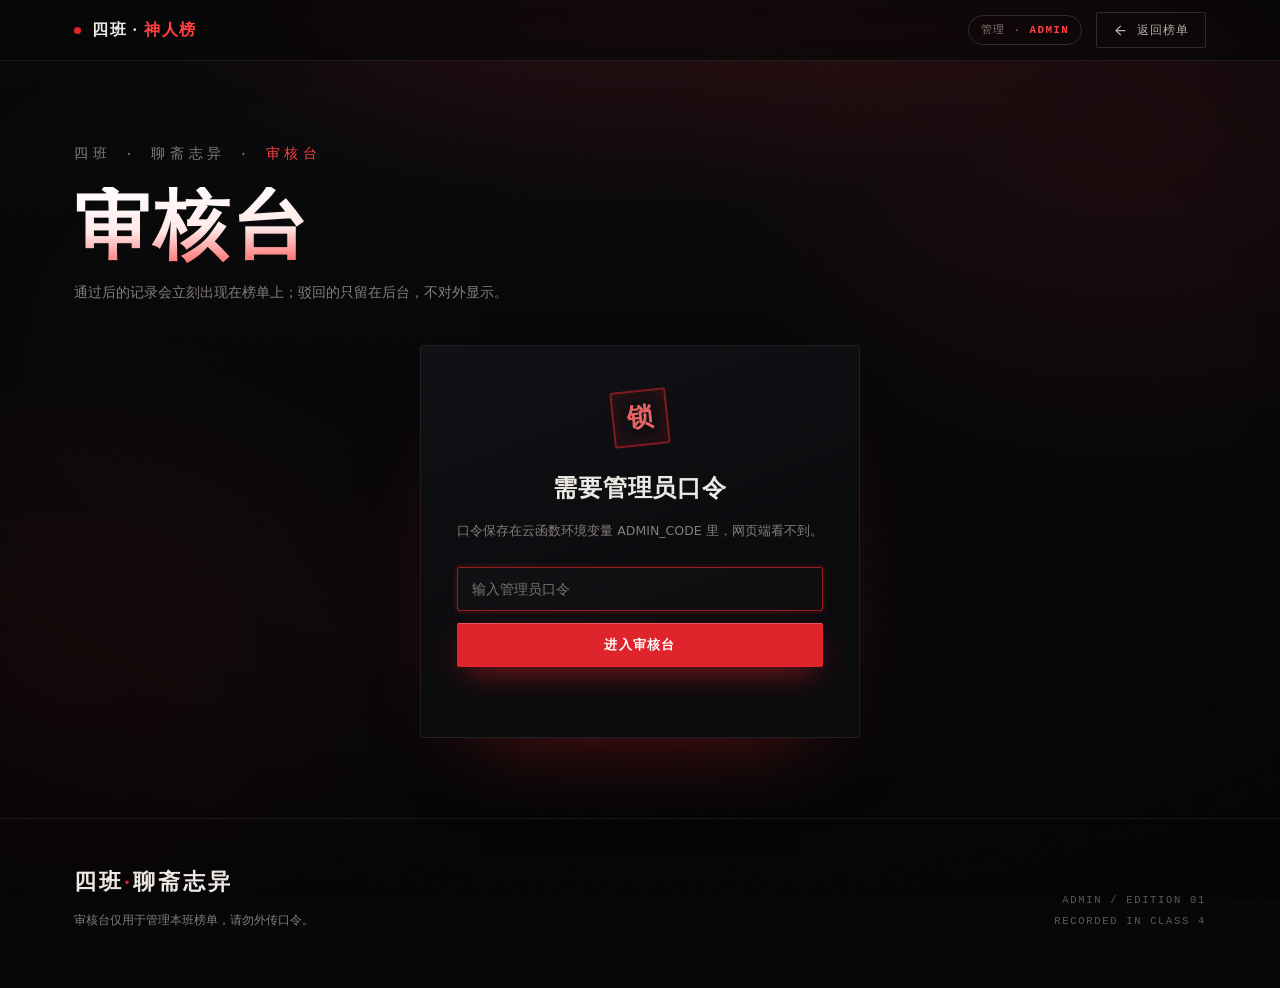
<file: admin.html>
<!DOCTYPE html>
<html lang="zh-CN">
<head>
<meta charset="UTF-8" />
<meta name="viewport" content="width=device-width, initial-scale=1" />
<title>审核台 · 四班神人榜</title>
<meta name="description" content="四班神人榜审核台：审核提交的神迹。" />
<meta name="robots" content="noindex,nofollow" />
<link rel="stylesheet" href="styles.css" />
</head>
<body>

<div class="bg-aura" aria-hidden="true"></div>
<div class="bg-grid" aria-hidden="true"></div>
<div class="grain" aria-hidden="true"></div>
<div class="vignette" aria-hidden="true"></div>

<header class="nav">
  <div class="nav-inner">
    <a class="brand" href="index.html">
      <span class="brand-dot" aria-hidden="true"></span>
      <span class="brand-name">四班 · <b>神人榜</b></span>
    </a>
    <div class="nav-right">
      <span class="issue">管理 · <b>ADMIN</b></span>
      <a class="btn btn-ghost btn-sm" href="index.html">
        <svg viewBox="0 0 24 24" fill="none" stroke="currentColor" stroke-width="2" stroke-linecap="round" stroke-linejoin="round" aria-hidden="true"><path d="M19 12H5"/><path d="m12 19-7-7 7-7"/></svg>
        返回榜单
      </a>
    </div>
  </div>
</header>

<main class="wrap admin-main">
  <section class="submit-head">
    <p class="eyebrow">四班 · 聊斋志异 · <b>审核台</b></p>
    <h1>审核台</h1>
    <p>通过后的记录会立刻出现在榜单上；驳回的只留在后台，不对外显示。</p>
  </section>

  <!-- ============ 口令锁 ============ -->
  <div class="lock-card" id="lockView">
    <div class="lock-seal" aria-hidden="true">锁</div>
    <h3>需要管理员口令</h3>
    <p id="lockHint">口令在 config.js 里（本地模式），上线后请改到云函数环境变量。</p>
    <form id="loginForm" autocomplete="off">
      <input id="adminPw" type="password" placeholder="输入管理员口令" autocomplete="current-password" />
      <button class="btn btn-primary" type="submit">进入审核台</button>
    </form>
    <p class="lock-err" id="lockErr" role="alert"></p>
  </div>

  <!-- ============ 审核面板 ============ -->
  <div id="panelView" hidden>
    <div class="admin-top">
      <div class="admin-stats">
        <div><b id="sPending">0</b><span>待审核</span></div>
        <div><b id="sApproved">0</b><span>已上榜</span></div>
        <div><b id="sRejected">0</b><span>已驳回</span></div>
      </div>
      <div class="admin-tools">
        <button class="btn btn-ghost btn-sm" type="button" id="exportBtn">导出 JSON</button>
        <button class="btn btn-ghost btn-sm" type="button" id="refreshBtn">刷新</button>
        <button class="btn btn-ghost btn-sm" type="button" id="logoutBtn">退出</button>
      </div>
    </div>

    <div class="seg" id="tabs" role="group" aria-label="筛选状态">
      <button type="button" data-tab="pending" aria-pressed="true">待审核 <i>0</i></button>
      <button type="button" data-tab="approved" aria-pressed="false">已上榜 <i>0</i></button>
      <button type="button" data-tab="rejected" aria-pressed="false">已驳回 <i>0</i></button>
      <button type="button" data-tab="all" aria-pressed="false">全部 <i>0</i></button>
    </div>

    <ul class="admin-list" id="adminList"></ul>
  </div>
</main>

<footer>
  <div class="wrap foot-inner">
    <div>
      <div class="foot-brand">四班<span>·</span>聊斋志异</div>
      <p class="foot-note" id="adminFootNote">
        审核台仅用于管理本班榜单，请勿外传口令。
      </p>
    </div>
    <div class="foot-meta">
      ADMIN / EDITION 01<br />
      RECORDED IN CLASS 4
    </div>
  </div>
</footer>

<div class="toast" id="toast" role="status" aria-live="polite"></div>

<script src="config.js"></script>
<script src="app-data.js"></script>
<script>
(function () {
  "use strict";

  var API = window.ShenrenAPI;
  var U = window.ShenrenUtil;
  var esc = U.escapeHTML;

  var $ = function (sel) { return document.querySelector(sel); };

  var all = [];
  var tab = "pending";
  var busy = false;

  /* ---------------- Toast ---------------- */

  var toastTimer;
  function toast(html) {
    var el = $("#toast");
    el.innerHTML = html;
    el.classList.add("show");
    clearTimeout(toastTimer);
    toastTimer = setTimeout(function () { el.classList.remove("show"); }, 3200);
  }

  /* ---------------- 登录 ---------------- */

  function showPanel() {
    $("#lockView").hidden = true;
    $("#panelView").hidden = false;
    $("#adminFootNote").textContent = API.mode === "cloud"
      ? "数据来自云端数据库；通过/驳回会立即影响线上榜单。"
      : "本地模式：审核只影响这台浏览器里的数据。";
    load();
  }

  function showLock() {
    $("#panelView").hidden = true;
    $("#lockView").hidden = false;
    $("#adminPw").focus();
  }

  $("#loginForm").addEventListener("submit", function (ev) {
    ev.preventDefault();
    var pw = $("#adminPw").value;
    if (!pw) { $("#lockErr").textContent = "请输入口令"; return; }

    $("#lockErr").textContent = "";
    API.admin.login(pw).then(function (res) {
      if (!res.ok) throw new Error(res.error || "口令不正确");
      $("#adminPw").value = "";
      showPanel();
    }, function (err) {
      $("#lockErr").textContent = err.message || "口令不正确";
    });
  });

  $("#logoutBtn").addEventListener("click", function () {
    API.admin.logout();
    all = [];
    showLock();
    toast("<b>已退出</b>");
  });

  /* ---------------- 列表 ---------------- */

  function statusLabel(s) {
    if (s === "approved") return "已上榜";
    if (s === "rejected") return "已驳回";
    return "待审核";
  }

  function renderList() {
    var counts = { pending: 0, approved: 0, rejected: 0 };
    all.forEach(function (e) { counts[e.status] = (counts[e.status] || 0) + 1; });

    $("#sPending").textContent = counts.pending;
    $("#sApproved").textContent = counts.approved;
    $("#sRejected").textContent = counts.rejected;

    var tabs = document.querySelectorAll("#tabs button");
    for (var i = 0; i < tabs.length; i++) {
      var key = tabs[i].getAttribute("data-tab");
      tabs[i].setAttribute("aria-pressed", String(key === tab));
      tabs[i].querySelector("i").textContent = key === "all" ? all.length : (counts[key] || 0);
    }

    var list = tab === "all" ? all.slice() : all.filter(function (e) { return e.status === tab; });
    var box = $("#adminList");

    if (!list.length) {
      var msg = tab === "pending" ? "没有待审核的记录，喝口水吧。"
        : tab === "approved" ? "还没有上榜的记录。"
        : tab === "rejected" ? "没有驳回的记录。"
        : "一条记录都没有。";
      box.innerHTML = '<li class="admin-empty">' + msg + "</li>";
      return;
    }

    box.innerHTML = list.map(function (e, i) {
      var actions = '<button class="admin-btn ok" type="button" data-act="approve" data-id="' + esc(e.id) + '">通过</button>';
      if (e.status !== "rejected") {
        actions += '<button class="admin-btn warn" type="button" data-act="reject" data-id="' + esc(e.id) + '">' +
          (e.status === "approved" ? "下榜" : "驳回") + "</button>";
      } else {
        actions += '<button class="admin-btn ok" type="button" data-act="approve" data-id="' + esc(e.id) + '">恢复</button>';
      }
      actions += '<button class="admin-btn del" type="button" data-act="delete" data-id="' + esc(e.id) + '">删除</button>';

      return '' +
        '<li class="admin-item">' +
          '<div class="rank">' + String(i + 1).padStart(2, "0") + "</div>" +
          '<div class="avatar" aria-hidden="true">' + esc(e.name.charAt(0)) + "</div>" +
          '<div class="admin-main">' +
            '<div class="admin-title">' +
              "<b>" + esc(e.name) + "</b>" +
              '<span class="field-tag cat-tag">' + esc(e.category) + "</span>" +
              '<span class="status status-' + e.status + '">' + statusLabel(e.status) + "</span>" +
            "</div>" +
            '<div class="admin-meta">记录人 ' + esc(e.author) + " · 提交于 " + esc(U.fmtShort(e.createdAt)) + "</div>" +
            '<ul class="admin-deeds">' +
              e.deeds.map(function (d) { return "<li>" + esc(d) + "</li>"; }).join("") +
            "</ul>" +
          "</div>" +
          '<div class="admin-actions">' + actions + "</div>" +
        "</li>";
    }).join("");
  }

  function load() {
    $("#adminList").innerHTML = '<li class="admin-empty">加载中…</li>';
    return API.admin.list("all").then(function (list) {
      all = list;
      renderList();
    }, function (err) {
      $("#adminList").innerHTML = '<li class="admin-empty">加载失败：' + esc(err.message) + "</li>";
      if (String(err.message).indexOf("口令") > -1 || String(err.message).indexOf("401") > -1) {
        API.admin.logout();
        showLock();
      }
    });
  }

  /* ---------------- 操作 ---------------- */

  document.addEventListener("click", function (ev) {
    var btn = ev.target.closest("[data-act]");
    if (btn) {
      if (busy) return;
      var action = btn.getAttribute("data-act");
      var id = btn.getAttribute("data-id");
      var item = all.filter(function (e) { return e.id === id; })[0];
      if (!item) return;

      if (action === "delete") {
        if (!window.confirm("删除《" + item.name + "》这条记录？删除后无法恢复。")) return;
      }

      busy = true;
      btn.disabled = true;

      API.admin.act(action, id).then(function () {
        var word = action === "approve" ? "已通过" : action === "reject" ? "已驳回" : "已删除";
        toast("<b>" + word + "</b> · " + esc(item.name));
        return load();
      }, function (err) {
        toast("<b>操作失败</b> · " + esc(err.message));
      }).then(function () {
        busy = false;
        btn.disabled = false;
      });
      return;
    }

    var tabBtn = ev.target.closest("#tabs button");
    if (tabBtn) {
      tab = tabBtn.getAttribute("data-tab");
      renderList();
    }
  });

  $("#refreshBtn").addEventListener("click", function () { load(); });

  $("#tabs").addEventListener("keydown", function (ev) {
    if (ev.key === "Enter" || ev.key === " ") {
      var b = ev.target.closest("button");
      if (b) { ev.preventDefault(); b.click(); }
    }
  });

  /* ---------------- 导出 ---------------- */

  $("#exportBtn").addEventListener("click", function () {
    if (!all.length) { toast("<b>没有数据</b> · 先等同学提交吧"); return; }

    var payload = {
      app: "shenren",
      version: 2,
      exportedAt: new Date().toISOString(),
      entries: all.map(function (e) {
        return { name: e.name, author: e.author, deeds: e.deeds, status: e.status, category: e.category, createdAt: e.createdAt };
      })
    };

    var d = new Date();
    var stamp = d.getFullYear() + "-" + U.pad2(d.getMonth() + 1) + "-" + U.pad2(d.getDate());
    var blob = new Blob([JSON.stringify(payload, null, 2)], { type: "application/json;charset=utf-8" });
    var url = URL.createObjectURL(blob);
    var a = document.createElement("a");
    a.href = url;
    a.download = "神人榜-" + stamp + ".json";
    document.body.appendChild(a);
    a.click();
    document.body.removeChild(a);
    setTimeout(function () { URL.revokeObjectURL(url); }, 1500);

    toast("<b>已导出</b> · " + all.length + " 条记录");
  });

  /* ---------------- 启动 ---------------- */

  if (API.mode === "local") {
    $("#lockHint").textContent = "本地模式：口令写在 config.js 的 localAdminPassword（默认 admin2026，记得改）。";
  } else {
    $("#lockHint").textContent = "口令保存在云函数环境变量 ADMIN_CODE 里，网页端看不到。";
  }

  if (API.admin.has()) showPanel();
  else showLock();
})();
</script>
</body>
</html>
</file>
<file: styles.css>
/* ============================================================
   四班 · 神人榜 —— 共用样式
   黑底 + 血色红，中文衬线大标题
   ============================================================ */

/* ============ 变量 ============ */
:root{
  --bg:#070708;
  --bg-2:#0b0b0e;
  --panel:#0f0f12;
  --panel-2:#141418;
  --line:rgba(255,255,255,.075);
  --line-strong:rgba(255,255,255,.14);
  --red:#e0242c;
  --red-bright:#ff4141;
  --red-soft:rgba(224,36,44,.14);
  --red-dim:#8a1219;
  --text:#ece8e4;
  --text-2:#b5aea8;
  --muted:#847d78;
  --serif:"Source Han Serif SC","Noto Serif SC","Songti SC",STSong,"SimSun",serif;
  --sans:"PingFang SC","Microsoft YaHei","Hiragino Sans GB","Noto Sans SC",system-ui,-apple-system,sans-serif;
  --mono:"JetBrains Mono","Cascadia Mono",Consolas,"Courier New",monospace;
  --maxw:1180px;
  --ease:cubic-bezier(.22,.75,.25,1);
}

*,*::before,*::after{box-sizing:border-box;}
[hidden]{display:none !important;}
html{scroll-behavior:smooth;-webkit-text-size-adjust:100%;overflow-x:hidden;}
body{
  margin:0;
  background:var(--bg);
  color:var(--text);
  font-family:var(--sans);
  font-size:15px;
  line-height:1.7;
  -webkit-font-smoothing:antialiased;
  overflow-x:hidden;
}
body.is-locked{overflow:hidden;}
::selection{background:var(--red);color:#fff;}
a{color:inherit;text-decoration:none;}
button{font:inherit;color:inherit;background:none;border:0;cursor:pointer;}
input,textarea{font:inherit;}
h1,h2,h3,h4,p,ul,ol,figure{margin:0;padding:0;}
ul,ol{list-style:none;}
img{max-width:100%;display:block;}

::-webkit-scrollbar{width:10px;height:10px;}
::-webkit-scrollbar-track{background:#0a0a0c;}
::-webkit-scrollbar-thumb{background:#26262b;border-radius:8px;border:2px solid #0a0a0c;}
::-webkit-scrollbar-thumb:hover{background:var(--red-dim);}

/* ============ 背景层 ============ */
.bg-aura{
  position:fixed;inset:0;z-index:0;pointer-events:none;
  background:
    radial-gradient(900px 520px at 50% -12%, rgba(224,36,44,.22), transparent 62%),
    radial-gradient(760px 620px at 88% 12%, rgba(224,36,44,.10), transparent 60%),
    radial-gradient(680px 520px at 6% 72%, rgba(224,36,44,.07), transparent 62%),
    linear-gradient(180deg,#0a0a0d 0%, #070708 42%, #070708 100%);
}
.bg-grid{
  position:fixed;inset:0;z-index:0;pointer-events:none;opacity:.5;
  background-image:
    linear-gradient(rgba(255,255,255,.022) 1px, transparent 1px),
    linear-gradient(90deg, rgba(255,255,255,.022) 1px, transparent 1px);
  background-size:64px 64px;
  mask-image:radial-gradient(1000px 700px at 50% 0%, #000 0%, transparent 78%);
  -webkit-mask-image:radial-gradient(1000px 700px at 50% 0%, #000 0%, transparent 78%);
}
.grain{
  position:fixed;inset:0;z-index:2;pointer-events:none;opacity:.055;mix-blend-mode:overlay;
  background-image:url("data:image/svg+xml,%3Csvg xmlns='http://www.w3.org/2000/svg' width='160' height='160'%3E%3Cfilter id='n'%3E%3CfeTurbulence type='fractalNoise' baseFrequency='.85' numOctaves='3' stitchTiles='stitch'/%3E%3C/filter%3E%3Crect width='160' height='160' filter='url(%23n)'/%3E%3C/svg%3E");
}
.vignette{
  position:fixed;inset:0;z-index:2;pointer-events:none;
  background:radial-gradient(120% 90% at 50% 40%, transparent 40%, rgba(0,0,0,.55) 100%);
}

/* ============ 导航 ============ */
.nav{
  position:sticky;top:0;z-index:40;
  backdrop-filter:blur(18px) saturate(140%);
  -webkit-backdrop-filter:blur(18px) saturate(140%);
  background:rgba(7,7,8,.72);
  border-bottom:1px solid var(--line);
}
.nav-inner{
  max-width:var(--maxw);margin:0 auto;padding:12px 24px;
  display:flex;align-items:center;justify-content:space-between;gap:20px;
}
.brand{display:flex;align-items:center;gap:11px;min-width:0;}
.brand-dot{
  width:7px;height:7px;border-radius:50%;background:var(--red);
  box-shadow:0 0 0 0 rgba(224,36,44,.6);
  animation:pulse 2.4s infinite;
  flex:none;
}
@keyframes pulse{
  0%{box-shadow:0 0 0 0 rgba(224,36,44,.55);}
  70%{box-shadow:0 0 0 9px rgba(224,36,44,0);}
  100%{box-shadow:0 0 0 0 rgba(224,36,44,0);}
}
.brand-name{
  font-family:var(--serif);font-weight:700;font-size:16px;letter-spacing:.1em;white-space:nowrap;
}
.brand-name b{color:var(--red-bright);font-weight:700;}
.nav-links{display:flex;align-items:center;gap:28px;}
.nav-links a{
  font-size:13px;color:var(--text-2);letter-spacing:.08em;position:relative;padding:4px 0;transition:color .25s;
}
.nav-links a::after{
  content:"";position:absolute;left:0;bottom:0;width:0;height:1px;background:var(--red);
  transition:width .3s var(--ease);
}
.nav-links a:hover{color:#fff;}
.nav-links a:hover::after{width:100%;}
.nav-right{display:flex;align-items:center;gap:14px;}
.issue{
  font-family:var(--mono);font-size:11px;letter-spacing:.12em;color:var(--muted);
  border:1px solid var(--line-strong);border-radius:999px;padding:5px 12px;white-space:nowrap;
}
.issue b{color:var(--red-bright);font-weight:600;}

/* ============ 通用容器 ============ */
.wrap{position:relative;z-index:3;width:100%;max-width:var(--maxw);margin:0 auto;padding:0 24px;}
.eyebrow{
  font-family:var(--mono);font-size:11px;letter-spacing:.34em;text-transform:uppercase;
  color:var(--muted);
}
.eyebrow b{color:var(--red-bright);font-weight:500;}

/* ============ 按钮 ============ */
.btn{
  display:inline-flex;align-items:center;justify-content:center;gap:9px;height:44px;padding:0 22px;
  border-radius:2px;font-size:13px;letter-spacing:.1em;
  transition:transform .25s var(--ease), background .25s, border-color .25s, color .25s;
  white-space:nowrap;
}
.btn-primary{
  background:var(--red);color:#fff;font-weight:600;
  box-shadow:0 10px 34px -10px rgba(224,36,44,.75), inset 0 1px 0 rgba(255,255,255,.22);
}
.btn-primary:hover{background:var(--red-bright);transform:translateY(-2px);}
.btn-ghost{border:1px solid var(--line-strong);color:var(--text-2);}
.btn-ghost:hover{border-color:rgba(224,36,44,.6);color:#fff;background:rgba(224,36,44,.07);transform:translateY(-2px);}
.btn-sm{height:36px;padding:0 16px;font-size:12px;letter-spacing:.08em;}
.btn.danger{border-color:rgba(224,36,44,.32);color:#ff8a8a;}
.btn.danger:hover{background:rgba(224,36,44,.14);border-color:rgba(224,36,44,.7);color:#fff;}
.btn svg{width:15px;height:15px;flex:none;}
.btn:disabled{opacity:.45;cursor:not-allowed;transform:none;}

/* ============ HERO ============ */
.hero{position:relative;padding:92px 0 56px;overflow:hidden;}
.hero-ghost{
  position:absolute;right:-4%;top:-16%;z-index:0;
  font-family:var(--serif);font-size:clamp(280px,52vw,640px);line-height:1;
  font-weight:900;color:transparent;
  -webkit-text-stroke:1px rgba(224,36,44,.10);
  user-select:none;pointer-events:none;
}
.hero .wrap{position:relative;z-index:3;}
.hero-top{display:flex;align-items:flex-start;justify-content:space-between;gap:24px;}

.title{
  margin:26px 0 0;
  font-family:var(--serif);
  font-weight:900;
  font-size:clamp(76px,15.5vw,190px);
  line-height:.86;
  letter-spacing:.02em;
  display:flex;align-items:baseline;gap:.06em;
  background:linear-gradient(178deg,#ffffff 0%,#ffe9e9 22%,#ff6b6b 52%,#c8202a 74%,#5c0a0e 100%);
  -webkit-background-clip:text;background-clip:text;
  color:transparent;
  filter:drop-shadow(0 0 42px rgba(224,36,44,.34));
}
.title .slash{
  font-size:.34em;font-weight:400;color:var(--red);
  -webkit-text-fill-color:var(--red);opacity:.8;
  letter-spacing:0;
  transform:translateY(-.28em);
}
.lede{margin-top:26px;max-width:46ch;font-size:16px;line-height:1.9;color:var(--text-2);}
.lede em{font-style:normal;color:#fff;border-bottom:1px solid rgba(224,36,44,.5);padding-bottom:1px;}
.hero-meta{margin-top:30px;display:flex;flex-wrap:wrap;align-items:center;gap:14px;}

.seal{
  flex:none;width:104px;height:104px;
  border:2px solid rgba(224,36,44,.55);
  background:rgba(224,36,44,.05);
  color:rgba(255,99,99,.85);
  font-family:var(--serif);font-weight:700;font-size:20px;line-height:1.05;
  display:grid;place-content:center;text-align:center;letter-spacing:.1em;
  transform:rotate(-7deg);
  box-shadow:inset 0 0 26px rgba(224,36,44,.16), 0 0 40px -12px rgba(224,36,44,.5);
  mix-blend-mode:screen;
  border-radius:3px;
}
.seal span{display:block;}

.embers{position:absolute;inset:0;z-index:1;pointer-events:none;overflow:hidden;}
.ember{
  position:absolute;bottom:-12px;border-radius:50%;
  background:radial-gradient(circle, #ff6a5e 0%, rgba(224,36,44,.65) 45%, transparent 72%);
  opacity:0;
  animation-name:rise;animation-timing-function:linear;animation-iteration-count:infinite;
}
@keyframes rise{
  0%{transform:translate3d(0,0,0) scale(1);opacity:0;}
  12%{opacity:.85;}
  70%{opacity:.5;}
  100%{transform:translate3d(var(--drift,20px),-88vh,0) scale(.35);opacity:0;}
}

/* ============ 播报条 ============ */
.ticker{
  position:relative;z-index:3;
  border-top:1px solid var(--line);border-bottom:1px solid var(--line);
  background:linear-gradient(90deg, rgba(224,36,44,.10), rgba(224,36,44,.02) 30%, transparent 70%);
  overflow:hidden;
}
.ticker-track{
  display:flex;width:max-content;padding:13px 0;
  animation:slide 46s linear infinite;
}
.ticker:hover .ticker-track{animation-play-state:paused;}
@keyframes slide{to{transform:translateX(-50%);}}
.ticker-item{
  display:flex;align-items:center;gap:10px;white-space:nowrap;
  font-size:12.5px;color:var(--text-2);letter-spacing:.04em;
  margin-right:56px;
}
.ticker-item i{
  font-style:normal;font-family:var(--mono);font-size:9.5px;letter-spacing:.14em;
  color:var(--red-bright);border:1px solid rgba(224,36,44,.45);border-radius:2px;padding:1px 6px;
}

/* ============ 数据条 ============ */
.stats{
  position:relative;z-index:3;
  display:grid;grid-template-columns:repeat(4,1fr);
  border-bottom:1px solid var(--line);
}
.stat{padding:34px 8px 34px 0;}
.stat + .stat{padding-left:28px;border-left:1px solid var(--line);}
.stat-num{
  font-family:var(--serif);font-weight:700;font-size:min(46px,4.6vw);line-height:1;
  letter-spacing:-.01em;font-variant-numeric:tabular-nums;color:#fff;
}
.stat-num small{font-size:.4em;color:var(--muted);font-family:var(--mono);margin-left:4px;letter-spacing:.1em;}
.stat-label{
  margin-top:10px;font-family:var(--mono);font-size:10.5px;letter-spacing:.24em;
  text-transform:uppercase;color:var(--muted);
}
.stat:nth-child(2) .stat-num{color:var(--red-bright);}

/* ============ 榜单区 ============ */
.board{position:relative;z-index:3;padding-top:78px;padding-bottom:20px;}
.board-head{
  display:flex;align-items:flex-end;justify-content:space-between;gap:24px;flex-wrap:wrap;
  padding-bottom:26px;
}
.board-title{display:flex;align-items:baseline;gap:14px;}
.board-title h2{font-family:var(--serif);font-size:34px;font-weight:700;letter-spacing:.06em;line-height:1;}
.board-title span{font-family:var(--mono);font-size:11px;letter-spacing:.2em;color:var(--muted);}
.toolbar{display:flex;align-items:center;gap:10px;flex-wrap:wrap;}

.search{
  display:flex;align-items:center;gap:8px;height:38px;padding:0 14px;
  border:1px solid var(--line-strong);border-radius:999px;
  background:rgba(255,255,255,.02);transition:border-color .22s, background .22s;
}
.search:focus-within{border-color:rgba(224,36,44,.6);background:rgba(224,36,44,.05);}
.search svg{width:14px;height:14px;color:var(--muted);flex:none;}
.search input{
  border:0;background:none;outline:none;width:150px;font-size:12.5px;color:var(--text);
  letter-spacing:.04em;
}
.search input::placeholder{color:#5f5955;}

/* 空榜 */
.empty-hero{
  position:relative;overflow:hidden;
  border:1px dashed rgba(224,36,44,.38);
  background:
    radial-gradient(600px 240px at 50% -20%, rgba(224,36,44,.16), transparent 70%),
    linear-gradient(160deg, #121013 0%, #0b0b0e 60%, #09090b 100%);
  border-radius:4px;
  padding:64px 32px 58px;
  text-align:center;
  animation:fadeUp .7s var(--ease) both;
}
.empty-hero::before{
  content:"";position:absolute;inset:0;pointer-events:none;
  background:repeating-linear-gradient(90deg, rgba(255,255,255,.018) 0 1px, transparent 1px 4px);
}
.empty-seal{
  position:relative;width:64px;height:64px;margin:0 auto 24px;
  border:2px solid rgba(224,36,44,.55);border-radius:3px;
  color:rgba(255,110,110,.9);font-family:var(--serif);font-size:30px;font-weight:700;
  display:grid;place-content:center;transform:rotate(-6deg);
  box-shadow:inset 0 0 22px rgba(224,36,44,.18), 0 0 40px -14px rgba(224,36,44,.8);
}
.empty-hero h3{
  position:relative;font-family:var(--serif);font-size:clamp(26px,3vw,34px);font-weight:700;
  letter-spacing:.06em;
}
.empty-hero p{
  position:relative;margin:14px auto 0;max-width:46ch;color:var(--muted);font-size:14px;
}
.empty-actions{
  position:relative;margin-top:30px;display:flex;gap:12px;justify-content:center;flex-wrap:wrap;
}
.empty-hint{
  position:relative;margin-top:22px !important;font-family:var(--mono);font-size:10.5px;
  letter-spacing:.14em;color:#5f5955;
}

/* 榜首卡 */
.featured{
  position:relative;overflow:hidden;
  border:1px solid rgba(224,36,44,.28);
  background:
    radial-gradient(720px 260px at 8% -30%, rgba(224,36,44,.20), transparent 70%),
    linear-gradient(150deg, #151114 0%, #0c0c0f 55%, #0a0a0c 100%);
  padding:34px 34px 30px;
  border-radius:4px;
  box-shadow:0 40px 90px -50px rgba(224,36,44,.55), inset 0 1px 0 rgba(255,255,255,.05);
  animation:fadeUp .7s var(--ease) both;
}
.featured::before{
  content:"";position:absolute;inset:0;pointer-events:none;
  background:repeating-linear-gradient(90deg, rgba(255,255,255,.02) 0 1px, transparent 1px 4px);
  opacity:.35;
}
.featured-rank{
  position:absolute;right:14px;bottom:-34px;
  font-family:var(--serif);font-weight:900;font-size:clamp(130px,20vw,230px);line-height:.8;
  color:transparent;-webkit-text-stroke:1.5px rgba(224,36,44,.36);
  pointer-events:none;user-select:none;letter-spacing:-.02em;
}
.featured-inner{position:relative;display:flex;gap:26px;align-items:flex-start;}
.avatar{
  flex:none;width:54px;height:54px;border-radius:50%;
  display:grid;place-content:center;
  font-family:var(--serif);font-weight:700;font-size:21px;color:#ffe3e3;
  background:linear-gradient(150deg, rgba(224,36,44,.42), rgba(20,20,24,.9) 70%);
  border:1px solid rgba(224,36,44,.45);
  box-shadow:0 0 0 4px rgba(224,36,44,.06), 0 10px 26px -14px rgba(224,36,44,.9);
  transition:transform .35s var(--ease), box-shadow .35s;
}
.avatar-lg{
  width:92px;height:92px;font-size:36px;
  box-shadow:0 0 0 5px rgba(224,36,44,.07), 0 18px 44px -18px rgba(224,36,44,.95);
}
.featured-main{min-width:0;flex:1;}
.featured-top{display:flex;align-items:center;gap:10px;flex-wrap:wrap;margin-bottom:12px;}
.badge{
  font-family:var(--mono);font-size:10px;letter-spacing:.18em;font-weight:600;
  padding:3px 9px;border-radius:2px;border:1px solid transparent;
}
.badge-s{background:var(--red);color:#fff;box-shadow:0 0 22px -6px rgba(224,36,44,.9);}
.badge-a{background:rgba(224,36,44,.18);color:#ff8a8a;border-color:rgba(224,36,44,.45);}
.badge-b{background:rgba(255,255,255,.06);color:#c9c2bd;border-color:var(--line-strong);}
.field-tag{
  font-family:var(--mono);font-size:10px;letter-spacing:.16em;color:var(--muted);
  padding:3px 9px;border:1px solid var(--line);border-radius:2px;
}
.cat-tag{
  color:#ff9b9b;border-color:rgba(224,36,44,.35);background:rgba(224,36,44,.10);
}
.row-name .cat-tag{vertical-align:.15em;}
.featured h3{
  font-family:var(--serif);font-size:clamp(30px,3.6vw,44px);font-weight:700;line-height:1.15;
  letter-spacing:.02em;
}
.featured h3 em{
  font-style:normal;font-family:var(--sans);font-size:.36em;font-weight:400;
  color:var(--muted);letter-spacing:.16em;margin-left:.6em;vertical-align:.35em;
}
.featured p.desc{
  margin-top:14px;color:var(--text-2);font-size:14.5px;max-width:52ch;
  display:-webkit-box;-webkit-line-clamp:3;-webkit-box-orient:vertical;overflow:hidden;
  white-space:pre-wrap;
}
.featured-foot{
  margin-top:26px;display:flex;align-items:center;gap:26px;flex-wrap:wrap;
}
.author-line{
  display:flex;align-items:center;gap:10px;
  font-family:var(--mono);font-size:10px;letter-spacing:.18em;color:var(--muted);
}
.author-line b{
  font-family:var(--sans);font-size:13px;font-weight:500;letter-spacing:.06em;color:var(--text);
}

/* 列表 */
.list{margin-top:14px;display:flex;flex-direction:column;}
.row{
  position:relative;display:grid;
  grid-template-columns:64px 54px minmax(0,1fr) 200px;
  align-items:center;gap:18px;
  padding:20px 18px 20px 6px;
  border-bottom:1px solid var(--line);
  cursor:pointer;
  transition:background .28s var(--ease), padding-left .28s var(--ease);
  animation:fadeUp .55s var(--ease) both;
}
.row::before{
  content:"";position:absolute;left:0;top:0;bottom:0;width:2px;
  background:linear-gradient(180deg, var(--red-bright), var(--red-dim));
  transform:scaleY(0);transform-origin:top;
  transition:transform .3s var(--ease);
}
.row:hover,.row:focus-visible{
  background:linear-gradient(90deg, rgba(224,36,44,.075), rgba(224,36,44,.012) 55%, transparent);
  outline:none;
}
.row:hover::before,.row:focus-visible::before{transform:scaleY(1);}
.row:hover .avatar{transform:scale(1.06);box-shadow:0 0 0 4px rgba(224,36,44,.12),0 10px 26px -10px rgba(224,36,44,.9);}
.row:hover .row-name b{color:#fff;}
.row:hover .arrow{opacity:1;transform:translateX(0);}

.rank{
  font-family:var(--serif);font-weight:700;font-size:26px;line-height:1;
  color:transparent;-webkit-text-stroke:1px rgba(224,36,44,.64);
  font-variant-numeric:tabular-nums;letter-spacing:-.02em;
  transition:-webkit-text-stroke-color .3s;
}
.row:hover .rank{-webkit-text-stroke-color:var(--red-bright);}
.row-main{min-width:0;}
.row-name{display:flex;align-items:baseline;gap:10px;flex-wrap:wrap;}
.row-name b{
  font-family:var(--serif);font-size:20px;font-weight:700;letter-spacing:.03em;
  transition:color .25s;
}
.row-name em{
  font-style:normal;font-family:var(--mono);font-size:10.5px;letter-spacing:.16em;color:var(--muted);
}
.row-desc{
  margin-top:5px;font-size:12.8px;color:var(--muted);
  overflow:hidden;text-overflow:ellipsis;white-space:nowrap;
}
.row-author{display:flex;align-items:center;justify-content:flex-end;gap:10px;min-width:0;}
.row-author span{
  font-family:var(--mono);font-size:9.5px;letter-spacing:.18em;color:#8b8580;white-space:nowrap;
}
.row-author b{
  font-size:13px;font-weight:400;color:#dcd6d1;white-space:nowrap;
  overflow:hidden;text-overflow:ellipsis;max-width:110px;
}
.arrow{
  width:16px;height:16px;color:var(--red-bright);opacity:0;transform:translateX(-6px);
  transition:opacity .25s, transform .25s;flex:none;
}

.empty{padding:66px 0;text-align:center;color:var(--muted);}
.empty b{
  display:block;font-family:var(--serif);font-size:22px;color:var(--text-2);margin-bottom:8px;
  font-weight:400;
}

@keyframes fadeUp{
  from{opacity:0;transform:translateY(16px);}
  to{opacity:1;transform:none;}
}

/* ============ 榜规 ============ */
.rules{position:relative;z-index:3;padding-top:64px;padding-bottom:40px;}
.rules-head{display:flex;align-items:baseline;gap:16px;margin-bottom:38px;}
.rules-head h2{font-family:var(--serif);font-size:34px;font-weight:700;letter-spacing:.06em;}
.rules-grid{
  display:grid;grid-template-columns:repeat(3,1fr);gap:1px;
  background:var(--line);border:1px solid var(--line);
}
.rule{
  background:var(--bg-2);padding:30px 26px 34px;position:relative;overflow:hidden;
  transition:background .3s;
}
.rule:hover{background:#101014;}
.rule-num{font-family:var(--mono);font-size:10.5px;letter-spacing:.24em;color:var(--red-bright);}
.rule h3{margin-top:16px;font-family:var(--serif);font-size:19px;font-weight:700;letter-spacing:.03em;}
.rule p{margin-top:10px;font-size:13px;color:var(--muted);line-height:1.8;}
.rule::after{
  content:"";position:absolute;right:-30px;bottom:-30px;width:90px;height:90px;
  border:1px solid rgba(224,36,44,.16);border-radius:50%;
  transition:transform .5s var(--ease);
}
.rule:hover::after{transform:scale(1.5);}

/* ============ 页脚 ============ */
footer{
  position:relative;z-index:3;margin-top:60px;
  border-top:1px solid var(--line);
  padding:44px 0 56px;
}
.foot-inner{display:flex;align-items:flex-end;justify-content:space-between;gap:30px;flex-wrap:wrap;}
.foot-brand{font-family:var(--serif);font-size:22px;font-weight:700;letter-spacing:.14em;}
.foot-brand span{color:var(--red);}
.foot-note{margin-top:10px;font-size:12px;color:var(--muted);max-width:54ch;line-height:1.8;}
.foot-note code{font-family:var(--mono);font-size:11px;color:#ff8a8a;}
.foot-meta{
  font-family:var(--mono);font-size:10.5px;letter-spacing:.16em;color:#5f5955;text-align:right;
  line-height:2;
}

/* ============ 弹窗 ============ */
.modal{
  position:fixed;inset:0;z-index:80;display:grid;place-items:center;
  padding:24px;
  background:rgba(4,4,6,.78);
  backdrop-filter:blur(10px);-webkit-backdrop-filter:blur(10px);
  opacity:0;visibility:hidden;transition:opacity .3s, visibility .3s;
}
.modal.is-open{opacity:1;visibility:visible;}
.modal-box{
  position:relative;width:min(640px,100%);max-height:86vh;overflow:auto;
  background:linear-gradient(165deg,#121216 0%, #0a0a0c 60%);
  border:1px solid rgba(224,36,44,.30);
  border-radius:4px;
  box-shadow:0 50px 120px -40px rgba(0,0,0,.9), 0 0 90px -40px rgba(224,36,44,.6);
  transform:translateY(18px) scale(.985);
  transition:transform .38s var(--ease);
}
.modal.is-open .modal-box{transform:none;}
.modal-close{
  position:absolute;right:14px;top:14px;z-index:2;
  width:34px;height:34px;border-radius:50%;display:grid;place-content:center;
  border:1px solid var(--line-strong);color:var(--text-2);
  transition:all .22s;background:rgba(10,10,12,.6);
}
.modal-close:hover{background:var(--red);border-color:var(--red);color:#fff;transform:rotate(90deg);}
.modal-close svg{width:14px;height:14px;}
.modal-top{
  padding:30px 32px 24px;
  border-bottom:1px solid var(--line);
  background:radial-gradient(520px 200px at 0% 0%, rgba(224,36,44,.16), transparent 70%);
}
.modal-id{display:flex;align-items:center;gap:16px;}
.modal-top h3{
  font-family:var(--serif);font-size:30px;font-weight:700;letter-spacing:.03em;line-height:1.2;
}
.modal-top h3 em{
  font-style:normal;font-family:var(--sans);font-size:12px;font-weight:400;color:var(--muted);
  letter-spacing:.18em;margin-left:.7em;vertical-align:.2em;
}
.modal-tags{display:flex;gap:7px;flex-wrap:wrap;margin-top:16px;}
.modal-body{padding:26px 32px 34px;}
.modal-quote{
  font-family:var(--serif);font-size:16px;line-height:1.9;color:#d9d2cc;
  border-left:2px solid rgba(224,36,44,.6);padding-left:16px;
}
.deeds{margin-top:26px;}
.deeds h4{
  font-family:var(--mono);font-size:10.5px;letter-spacing:.24em;color:var(--muted);
  text-transform:uppercase;margin-bottom:14px;
}
.deeds li{
  display:grid;grid-template-columns:54px 1fr;gap:14px;padding:11px 0;
  border-bottom:1px dashed rgba(255,255,255,.06);font-size:13.5px;color:var(--text-2);
}
.deeds li:last-child{border-bottom:0;}
.deeds li time{
  font-family:var(--mono);font-size:11px;color:var(--red-bright);letter-spacing:.06em;
  padding-top:2px;
}
.modal-actions{
  margin-top:24px;padding-top:18px;border-top:1px dashed var(--line);
  display:flex;justify-content:flex-end;gap:10px;
}

/* ============ 表单（上传页） ============ */
.submit-head{padding:64px 0 40px;}
.submit-head h1{
  margin-top:20px;font-family:var(--serif);font-weight:900;
  font-size:clamp(44px,7vw,76px);line-height:1;letter-spacing:.04em;
  background:linear-gradient(178deg,#fff 0%,#ffe9e9 40%,#ff6b6b 72%,#b01a22 100%);
  -webkit-background-clip:text;background-clip:text;color:transparent;
}
.submit-head p{margin-top:18px;color:var(--muted);font-size:14px;max-width:52ch;}
.submit-grid{
  display:grid;grid-template-columns:1.15fr .85fr;gap:40px;align-items:start;
  padding-bottom:20px;
}
.form-card{
  background:linear-gradient(160deg,#121216 0%, #0b0b0e 65%);
  border:1px solid var(--line);
  border-radius:4px;padding:34px 32px 30px;
  box-shadow:0 40px 90px -60px rgba(224,36,44,.5);
}
.field{margin-bottom:26px;}
.field:last-of-type{margin-bottom:30px;}
.field label{
  display:flex;align-items:baseline;justify-content:space-between;gap:10px;
  font-size:12px;letter-spacing:.16em;color:var(--text-2);margin-bottom:10px;
  font-family:var(--mono);
}
.field label i{font-style:normal;color:var(--red-bright);margin-left:3px;}
.field label span{font-size:10px;color:#5f5955;letter-spacing:.1em;}
.field input,.field textarea{
  width:100%;background:rgba(255,255,255,.02);border:1px solid var(--line-strong);
  border-radius:3px;color:var(--text);padding:12px 14px;outline:none;
  transition:border-color .2s, background .2s, box-shadow .2s;
  font-size:14.5px;line-height:1.75;
}
.field textarea{resize:vertical;min-height:132px;}
.field input::placeholder,.field textarea::placeholder{color:#57514d;}
.field input:focus,.field textarea:focus{
  border-color:rgba(224,36,44,.65);background:rgba(224,36,44,.05);
  box-shadow:0 0 0 3px rgba(224,36,44,.10);
}
.field .hint{font-size:11.5px;color:#6a6460;margin-top:8px;letter-spacing:.04em;}
.field .err{display:none;color:#ff7b7b;font-size:11.5px;margin-top:8px;}
.field.is-invalid input,.field.is-invalid textarea{border-color:rgba(224,36,44,.85);background:rgba(224,36,44,.07);}
.field.is-invalid .err{display:block;}
.form-actions{display:flex;align-items:center;gap:12px;flex-wrap:wrap;}
.form-tip{
  margin-left:auto;font-family:var(--mono);font-size:10px;letter-spacing:.12em;color:#5f5955;
}

/* 预览 */
.preview-col{position:sticky;top:92px;}
.preview-label{
  font-family:var(--mono);font-size:10px;letter-spacing:.24em;color:var(--muted);
  margin-bottom:12px;text-transform:uppercase;
}
.preview-card{
  position:relative;overflow:hidden;
  border:1px solid rgba(224,36,44,.28);border-radius:4px;
  background:
    radial-gradient(520px 200px at 10% -30%, rgba(224,36,44,.18), transparent 70%),
    linear-gradient(150deg,#151114 0%, #0c0c0f 60%, #0a0a0c 100%);
  padding:26px 24px;
}
.preview-card .featured-inner{gap:18px;}
.preview-card .avatar-lg{width:70px;height:70px;font-size:28px;}
.preview-card h3{font-size:26px;}
.preview-card .desc{margin-top:12px;font-size:13.5px;min-height:46px;display:-webkit-box;-webkit-line-clamp:3;-webkit-box-orient:vertical;overflow:hidden;}
.preview-card .featured-foot{margin-top:20px;justify-content:space-between;}
.preview-note{
  margin-top:12px;font-size:11px;color:#5f5955;font-family:var(--mono);letter-spacing:.1em;
}

/* 已有记录 */
.records-section{margin-top:70px;padding-bottom:20px;}
.records-head{
  display:flex;align-items:flex-end;justify-content:space-between;gap:20px;flex-wrap:wrap;
  padding-bottom:20px;border-bottom:1px solid var(--line);
}
.records-head h2{
  font-family:var(--serif);font-size:26px;font-weight:700;letter-spacing:.05em;
  display:flex;align-items:baseline;gap:12px;
}
.records-head h2 span{
  font-family:var(--mono);font-size:11px;letter-spacing:.18em;color:var(--muted);font-weight:400;
}
.records-tools{display:flex;gap:8px;flex-wrap:wrap;}
.records{display:flex;flex-direction:column;}
.record{
  display:flex;align-items:center;gap:16px;
  padding:16px 6px;border-bottom:1px solid var(--line);
  transition:background .25s;
}
.record:hover{background:rgba(224,36,44,.045);}
.record .rank{font-size:20px;flex:none;width:34px;}
.record .avatar{width:42px;height:42px;font-size:17px;flex:none;}
.record-main{flex:1;min-width:0;}
.record-main b{font-family:var(--serif);font-size:16px;font-weight:700;letter-spacing:.03em;}
.record-main em{
  font-style:normal;font-family:var(--mono);font-size:10px;letter-spacing:.1em;color:var(--muted);
  margin-left:10px;
}
.record-main p{
  margin-top:4px;font-size:12.5px;color:#6f6964;
  overflow:hidden;text-overflow:ellipsis;white-space:nowrap;
}
.rec-del{
  width:32px;height:32px;border-radius:50%;display:grid;place-content:center;
  border:1px solid transparent;color:#6a6460;font-size:17px;line-height:1;
  transition:all .2s;
}
.rec-del:hover{border-color:rgba(224,36,44,.6);color:#ff8a8a;background:rgba(224,36,44,.12);}
.records-empty{
  padding:44px 0;text-align:center;color:var(--muted);font-size:13px;
}

/* 提示条 */
.banner{
  display:flex;align-items:flex-start;gap:12px;
  border:1px solid rgba(224,36,44,.35);background:rgba(224,36,44,.07);
  border-radius:3px;padding:14px 18px;margin:0 0 26px;font-size:12.5px;color:#ffb3b3;
  line-height:1.7;
}
.banner b{color:#fff;}

/* Toast */
.toast{
  position:fixed;left:50%;bottom:34px;transform:translate(-50%,20px);z-index:200;
  background:#141417;border:1px solid rgba(224,36,44,.5);border-radius:3px;
  padding:12px 22px;font-size:13px;color:#fff;opacity:0;pointer-events:none;
  transition:opacity .35s var(--ease), transform .35s var(--ease);
  box-shadow:0 20px 50px -20px #000, 0 0 30px -10px rgba(224,36,44,.6);
  max-width:calc(100vw - 40px);text-align:center;
}
.toast.show{opacity:1;transform:translate(-50%,0);}
.toast b{color:var(--red-bright);}

/* ============ 响应式 ============ */
@media (max-width:900px){
  .nav-links{display:none;}
  .stats{grid-template-columns:repeat(2,1fr);}
  .stat{padding:26px 0;}
  .stat:nth-child(3){border-left:0;padding-left:0;}
  .stat:nth-child(3),.stat:nth-child(4){border-top:1px solid var(--line);}
  .rule{padding:26px 22px 30px;}
  .rules-grid{grid-template-columns:1fr;}
  .seal{display:none;}
  .featured{padding:26px 22px;}
  .featured-inner{gap:18px;}
  .avatar-lg{width:64px;height:64px;font-size:26px;}
  .featured-rank{font-size:150px;bottom:-24px;right:0;}
  .submit-grid{grid-template-columns:1fr;gap:30px;}
  .preview-col{position:static;}
}
@media (max-width:720px){
  .wrap{padding:0 18px;}
  .hero{padding:60px 0 40px;}
  .board{padding-top:56px;padding-bottom:10px;}
  .board-head{flex-direction:column;align-items:flex-start;gap:18px;}
  .toolbar{width:100%;}
  .search{flex:1;}
  .search input{width:100%;}
  .row{
    grid-template-columns:44px 44px minmax(0,1fr);
    grid-template-areas:"rank avatar info" ". . author";
    row-gap:10px;padding:18px 10px 18px 4px;gap:12px;
  }
  .rank{grid-area:rank;font-size:21px;align-self:center;}
  .avatar{grid-area:avatar;width:44px;height:44px;font-size:17px;}
  .row-main{grid-area:info;align-self:center;}
  .row-name b{font-size:17px;}
  .row-desc{display:none;}
  .row-author{grid-area:author;justify-content:flex-start;}
  .row-author b{max-width:none;}
  .arrow{display:none;}
  .featured-foot{gap:18px;}
  .featured-rank{display:none;}
  .modal-top{padding:24px 22px 20px;}
  .modal-body{padding:22px 22px 28px;}
  .modal-top h3{font-size:24px;}
  .deeds li{grid-template-columns:48px 1fr;gap:10px;font-size:13px;}
  .foot-meta{text-align:left;}
  .submit-head{padding:44px 0 28px;}
  .form-card{padding:26px 20px 24px;}
  .empty-hero{padding:48px 20px 44px;}
  .record{gap:12px;}
  .record .rank{font-size:16px;}
  .record .avatar{width:38px;height:38px;font-size:15px;}
  .record-main em{display:block;margin-left:0;}
  .form-tip{display:none;}
  .nav-inner{padding:10px 18px;}
  .issue{display:none;}
}
@media (max-width:420px){
  .title{font-size:72px;}
  .stat-num{font-size:34px;}
  .stats{grid-template-columns:1fr 1fr;}
  .empty-actions .btn{width:100%;}
}

@media (prefers-reduced-motion:reduce){
  *,*::before,*::after{animation-duration:.001ms !important;animation-iteration-count:1 !important;transition-duration:.001ms !important;}
  html{scroll-behavior:auto;}
}

/* ============================================================
   审核流程 / 状态 / 骨架屏
   ============================================================ */

.board-note{
  margin:2px 0 20px;
  font-family:var(--mono);font-size:10.5px;letter-spacing:.14em;color:#6a6460;
}

.skeleton{
  border:1px solid var(--line);border-radius:4px;
  background:linear-gradient(90deg, rgba(255,255,255,.026) 0%, rgba(255,255,255,.07) 50%, rgba(255,255,255,.026) 100%);
  background-size:200% 100%;
  animation:shimmer 1.3s linear infinite;
}
.skeleton-featured{height:210px;margin-bottom:14px;}
.skeleton-row{height:86px;margin-bottom:2px;}
@keyframes shimmer{to{background-position:-200% 0;}}

.state-error{
  border:1px solid rgba(224,36,44,.35);background:rgba(224,36,44,.06);
  border-radius:4px;padding:34px 28px;text-align:center;
}
.state-error b{
  display:block;font-family:var(--serif);font-size:22px;font-weight:700;color:#ffb3b3;margin-bottom:8px;
}
.state-error p{color:var(--muted);font-size:13px;margin-bottom:18px;}

.submit-note{
  margin-top:22px;padding:14px 18px;border-radius:3px;font-size:13px;line-height:1.7;
  border:1px solid rgba(224,36,44,.35);background:rgba(224,36,44,.07);color:#ffc9c9;
}
.submit-note.is-bad{border-color:rgba(224,36,44,.7);background:rgba(224,36,44,.13);color:#ff9b9b;}

/* ---------- 管理员登录 ---------- */
.admin-main{padding-bottom:20px;}
.lock-card{
  max-width:440px;margin:0 auto;padding:44px 36px 40px;text-align:center;
  border:1px solid var(--line);border-radius:4px;
  background:linear-gradient(160deg,#121216 0%, #0b0b0e 65%);
  box-shadow:0 40px 90px -60px rgba(224,36,44,.6);
}
.lock-seal{
  width:56px;height:56px;margin:0 auto 22px;border:2px solid rgba(224,36,44,.55);border-radius:3px;
  color:rgba(255,110,110,.9);font-family:var(--serif);font-size:26px;font-weight:700;
  display:grid;place-content:center;transform:rotate(-6deg);
  box-shadow:inset 0 0 20px rgba(224,36,44,.18);
}
.lock-card h3{font-family:var(--serif);font-size:24px;font-weight:700;letter-spacing:.04em;}
.lock-card p{margin-top:12px;font-size:12.5px;color:var(--muted);line-height:1.8;}
.lock-card form{margin-top:24px;display:flex;flex-direction:column;gap:12px;}
.lock-card input{
  width:100%;height:44px;padding:0 14px;border-radius:3px;
  border:1px solid var(--line-strong);background:rgba(255,255,255,.02);
  color:var(--text);font-size:14px;outline:none;transition:.2s;
}
.lock-card input:focus{border-color:rgba(224,36,44,.65);box-shadow:0 0 0 3px rgba(224,36,44,.1);}
.lock-err{min-height:18px;margin-top:12px;color:#ff7b7b;font-size:12px;}

/* ---------- 审核面板 ---------- */
.admin-top{
  display:flex;align-items:center;justify-content:space-between;gap:20px;flex-wrap:wrap;
  padding-bottom:22px;border-bottom:1px solid var(--line);
}
.admin-stats{display:flex;gap:34px;}
.admin-stats b{
  display:block;font-family:var(--serif);font-size:30px;font-weight:700;line-height:1.1;
  font-variant-numeric:tabular-nums;
}
.admin-stats b:first-child{color:var(--red-bright);}
.admin-stats span{font-family:var(--mono);font-size:10px;letter-spacing:.2em;color:var(--muted);}
.admin-tools{display:flex;gap:8px;flex-wrap:wrap;}

.seg{display:flex;gap:6px;flex-wrap:wrap;margin:22px 0 10px;}
.seg button{
  padding:8px 16px;border-radius:999px;border:1px solid var(--line-strong);
  font-size:12.5px;color:var(--text-2);letter-spacing:.06em;transition:all .22s var(--ease);
  display:inline-flex;align-items:center;gap:7px;
}
.seg button i{font-style:normal;font-family:var(--mono);font-size:10px;opacity:.6;}
.seg button:hover{border-color:rgba(224,36,44,.5);color:#fff;}
.seg button[aria-pressed="true"]{
  background:var(--red);border-color:var(--red);color:#fff;font-weight:600;
  box-shadow:0 8px 24px -10px rgba(224,36,44,.8);
}

.admin-list{display:flex;flex-direction:column;}
.admin-item{
  display:flex;align-items:flex-start;gap:16px;flex-wrap:wrap;
  padding:20px 6px;border-bottom:1px solid var(--line);
  transition:background .22s;
}
.admin-item:hover{background:rgba(224,36,44,.035);}
.admin-item .rank{flex:none;width:34px;font-size:20px;padding-top:2px;}
.admin-item .avatar{flex:none;width:46px;height:46px;font-size:18px;}
.admin-main{flex:1 1 200px;min-width:0;}
.admin-title{display:flex;align-items:center;gap:10px;flex-wrap:wrap;}
.admin-title b{font-family:var(--serif);font-size:18px;font-weight:700;letter-spacing:.03em;}
.status{
  font-family:var(--mono);font-size:9.5px;letter-spacing:.14em;
  padding:2px 7px;border-radius:2px;border:1px solid transparent;white-space:nowrap;
}
.status-pending{background:rgba(255,255,255,.06);color:#e6dfd9;border-color:var(--line-strong);}
.status-approved{background:rgba(224,36,44,.16);color:#ff8a8a;border-color:rgba(224,36,44,.45);}
.status-rejected{background:rgba(255,255,255,.03);color:#7d7772;border-color:var(--line);}
.admin-meta{
  margin-top:6px;font-family:var(--mono);font-size:10px;letter-spacing:.1em;color:#7d7772;
}
.admin-deeds{margin-top:10px;display:flex;flex-direction:column;gap:5px;}
.admin-deeds li{font-size:13px;color:var(--text-2);line-height:1.7;padding-left:14px;position:relative;}
.admin-deeds li::before{content:"·";position:absolute;left:2px;color:var(--red);}
.admin-actions{flex:none;display:flex;gap:6px;flex-wrap:wrap;justify-content:flex-end;max-width:230px;margin-left:auto;}
.admin-btn{
  padding:6px 12px;border-radius:2px;border:1px solid var(--line-strong);
  font-size:12px;color:var(--text-2);white-space:nowrap;transition:all .2s;
}
.admin-btn.ok:hover{border-color:rgba(224,36,44,.7);background:rgba(224,36,44,.14);color:#fff;}
.admin-btn.warn:hover{border-color:rgba(255,255,255,.35);background:rgba(255,255,255,.06);color:#fff;}
.admin-btn.del{color:#8b8580;}
.admin-btn.del:hover{border-color:rgba(224,36,44,.5);background:rgba(224,36,44,.1);color:#ff7b7b;}
.admin-btn:disabled{opacity:.4;cursor:not-allowed;}
.admin-empty{
  padding:56px 0;text-align:center;color:var(--muted);font-size:13px;
}

@media (max-width:720px){
  .admin-stats{gap:22px;}
  .admin-stats b{font-size:24px;}
  .admin-item{gap:12px;}
  .admin-item .avatar{width:38px;height:38px;font-size:15px;}
  .admin-item .rank{width:26px;font-size:16px;}
  .admin-actions{flex:1 1 100%;justify-content:flex-start;max-width:none;margin-left:0;padding-left:38px;}
  .lock-card{padding:34px 22px 30px;}
  .seg button{padding:7px 12px;font-size:12px;}
}
</file>
